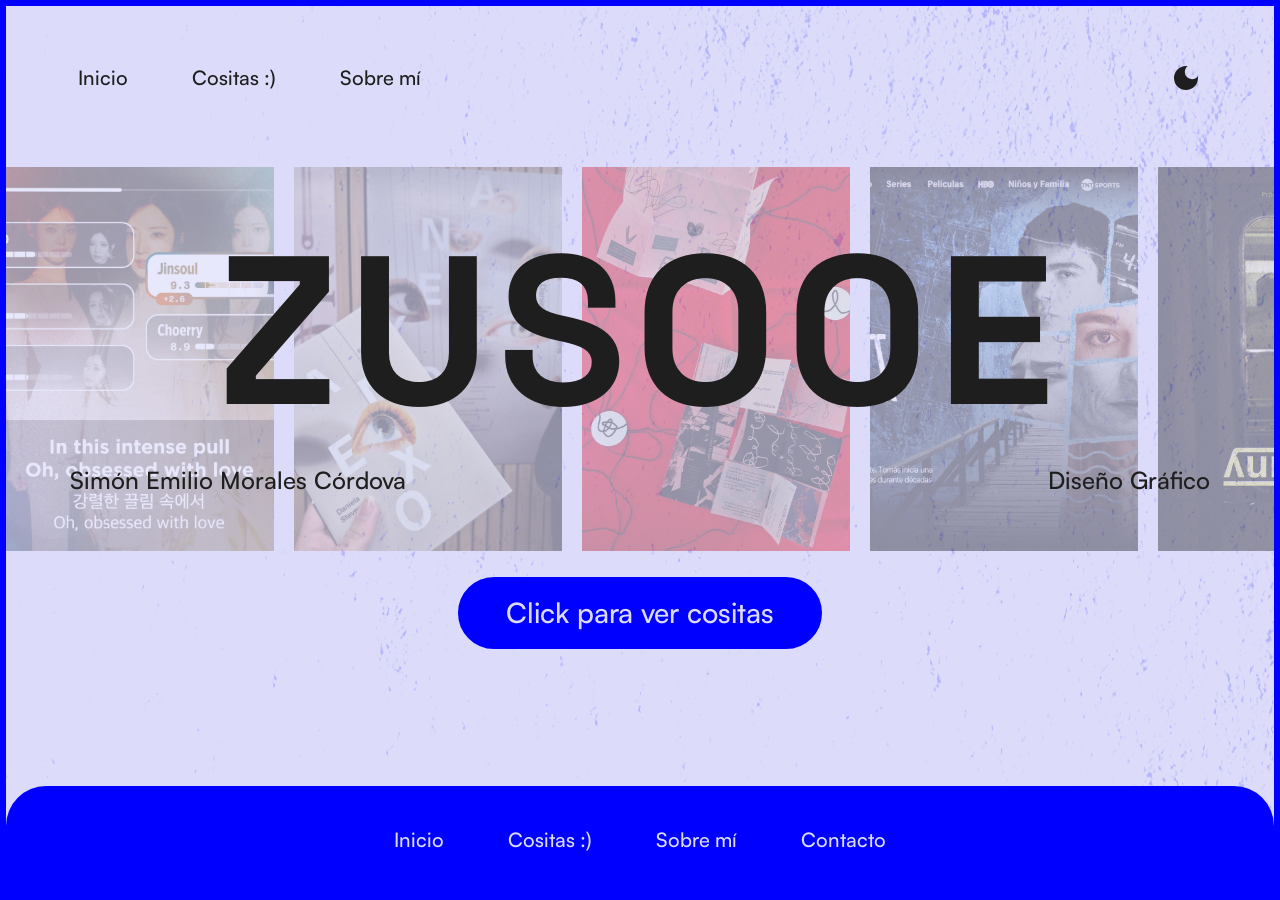
<file: index.html>
<!DOCTYPE html>
<html lang="es">
<head>
    <meta charset="UTF-8">
    <meta name="viewport" content="width=device-width, initial-scale=1.0">
    <link rel="stylesheet" href="./styles.css">
    <script src="./darkmode.js" defer></script>
    <script src="./transicion-pag.js" defer></script>
    <title>Portafolio Zusooe</title>
    <link rel="icon" href="./assets/icon-browser.png" type="image/png">
</head>
<style>
    body  {
        background-image: url("./assets/papel-4-azul.png");
        background-repeat: no-repeat;
        background-attachment: fixed;
    }
</style>

<body>
<div id="cortina-transicion" class="cortina-transicion activa" aria-hidden="true"></div>

    <header class="encabezado">
        <nav>
            <ul class="navegador">
                <li><a href="#inicio">Inicio</a></li>
                <li><a href="./cositas.html">Cositas :)</a></li>
                <li><a href="./sobremi.html">Sobre mí</a></li>
            </ul>
        </nav>
        <button id="theme-switch">
            <svg xmlns="http://www.w3.org/2000/svg" viewBox="0 0 24 24" height="24px" width="24px" fill="#e3e3e3"><path d="M12,21q-3.75,0-6.38-2.63T3,12T5.63,5.63T12,3q0.35,0 0.69,0.02q0.34,0.02 0.66,0.07q-1.03,0.73-1.64,1.89T11.1,7.5q0,2.25 1.57,3.82T16.5,12.9q1.38,0 2.53-0.61t1.88-1.64q0.05,0.33 0.07,0.66T21,12q0,3.75-2.63,6.38T12,21Z"/></svg>
            <svg xmlns="http://www.w3.org/2000/svg" viewBox="0 0 24 24" height="24px" width="24px" fill="#e3e3e3"><path d="M8.46,15.54Q7,14.08 7,12Q7,9.92 8.46,8.46T12,7t3.54,1.46T17,12t-1.46,3.54T12,17q-2.07,0-3.54-1.46ZM5,13H1V11H5v2Zm18,0H19V11h4v2ZM11,5V1h2V5H11Zm0,18V19h2v4H11ZM6.4,7.75L3.88,5.32L5.3,3.85l2.4,2.5L6.4,7.75Zm12.3,12.4l-2.42-2.52l1.32-1.38l2.52,2.43L18.7,20.15ZM16.25,6.4l2.43-2.52L20.15,5.3l-2.5,2.4l-1.4-1.3ZM3.85,18.7l2.53-2.43L7.75,17.6L5.33,20.13L3.85,18.7Z"/></svg>
        </button>
    </header>

    <main>
        <section id="inicio" class="seccion-inicio">
            <div class="display">
                <h1 class="display-zusooe">ZUSOOE</h1>
                <div class="bajada">
                    <h3>Simón Emilio Morales Córdova</h3>
                    <h3 class="bajada-der">Diseño Gráfico</h3>
                </div>
                <div class="boton-inicio">
                    <a href="./cositas.html">Click para ver cositas</a>
                </div>
            </div>

            <div class="carrusel">
                <div class="carrusel-pista">

                    <!-- Carrusel principal -->
                    <div class="foto-carrusel">
                        <img src="assets/melovenus1.png" alt="Proyecto Melovenus">
                    </div>
                    <div class="foto-carrusel">
                        <img src="assets/anexo1.jpg" alt="Proyecto Anexo">
                    </div>
                    <div class="foto-carrusel">
                        <img src="assets/er1.jpg" alt="Proyecto ER">
                    </div>
                    <div class="foto-carrusel">
                        <img src="assets/marea1.jpg" alt="Proyecto Marea">
                    </div>
                    <div class="foto-carrusel">
                        <img src="assets/yungay1.jpg" alt="Proyecto Yungay">
                    </div>

                    <!-- Carrusel duplicado (para animación infinita) -->
                    <div class="foto-carrusel" aria-hidden="true">
                        <img src="assets/melovenus1.png" alt="">
                    </div>
                    <div class="foto-carrusel" aria-hidden="true">
                        <img src="assets/anexo1.jpg" alt="">
                    </div>
                    <div class="foto-carrusel" aria-hidden="true">
                        <img src="assets/er1.jpg" alt="">
                    </div>
                    <div class="foto-carrusel" aria-hidden="true">
                        <img src="assets/marea1.jpg" alt="">
                    </div>
                    <div class="foto-carrusel" aria-hidden="true">
                        <img src="assets/yungay1.jpg" alt="">
                    </div>

                </div>
            </div>
        </section>
    </main>

    <footer>
        <div class="footer-info">
            <p><a href="./index.html">Inicio</a></p>
            <p><a href="./cositas.html">Cositas :)</a></p>
            <p><a href="./sobremi.html">Sobre mí</a></p>
            <p><a href="./sobremi.html">Contacto</a></p>
        </div>
    </footer>
    

</body>
</html>
</file>
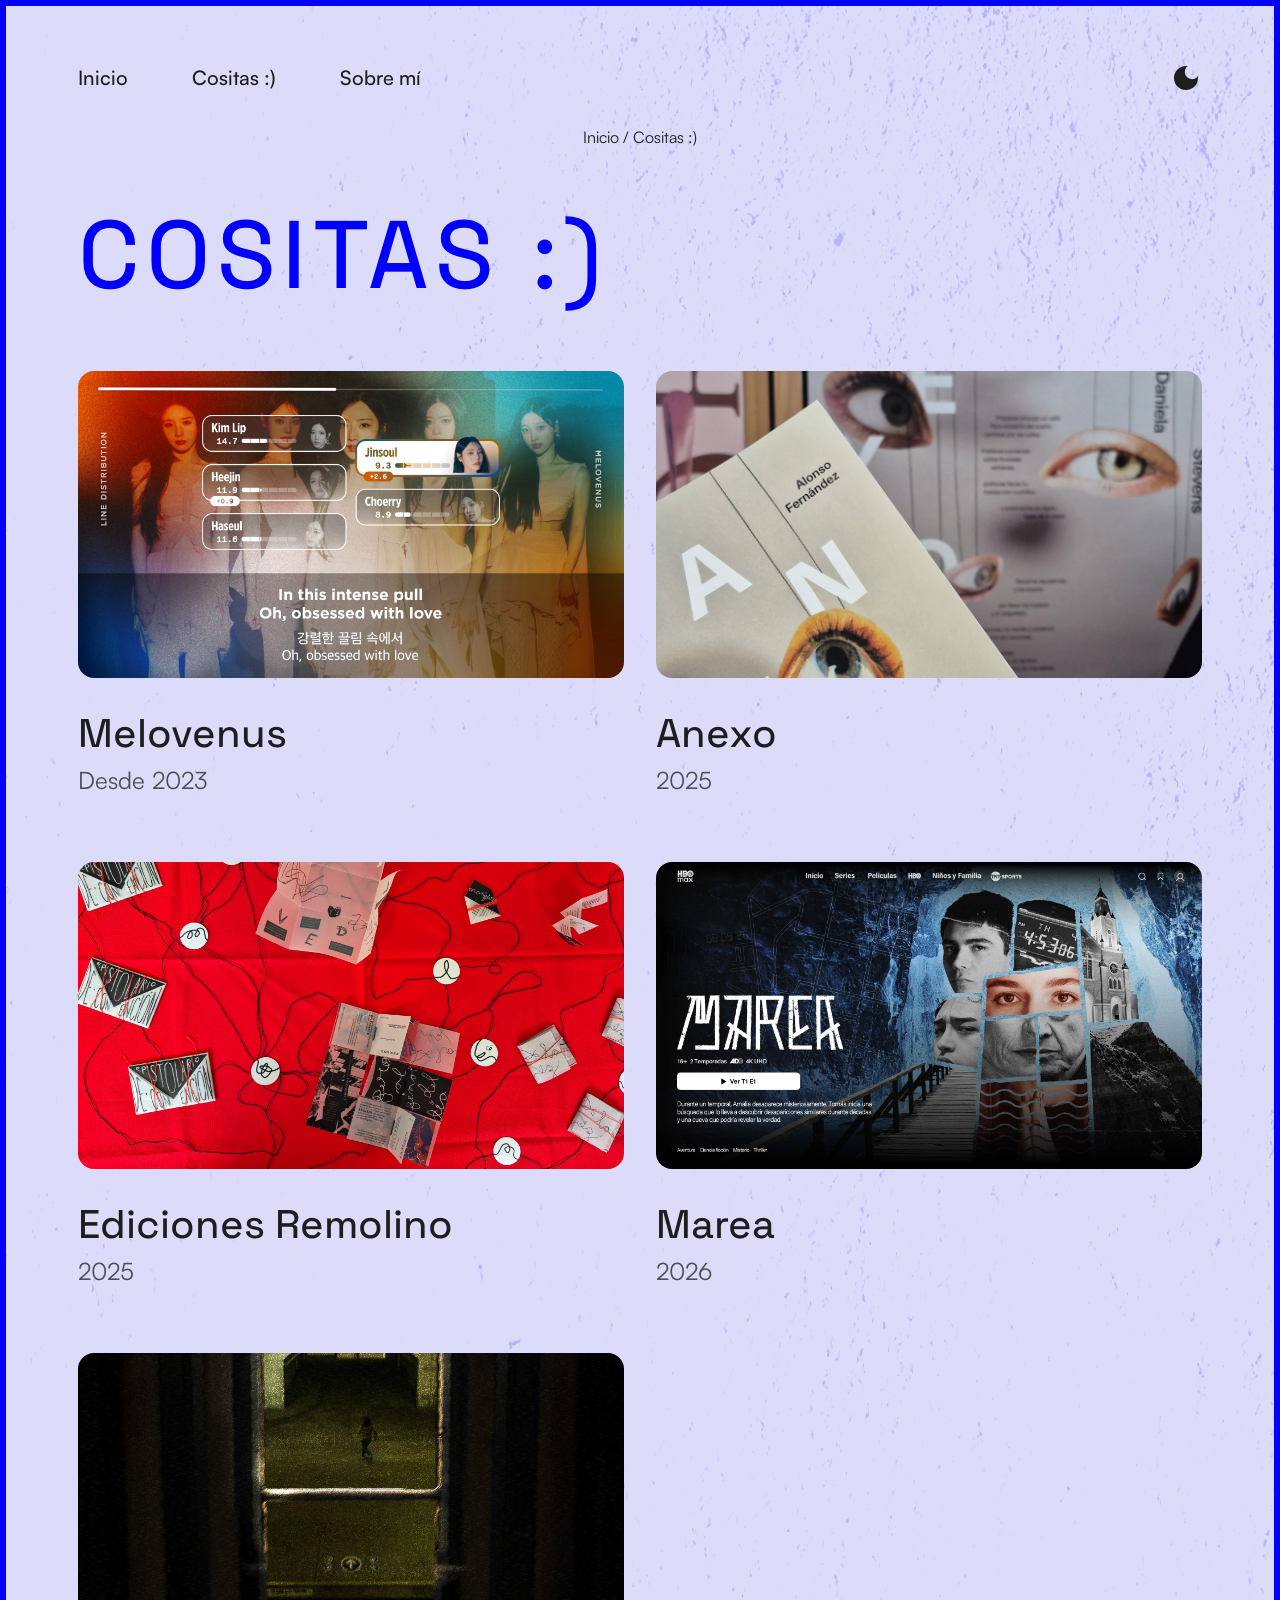
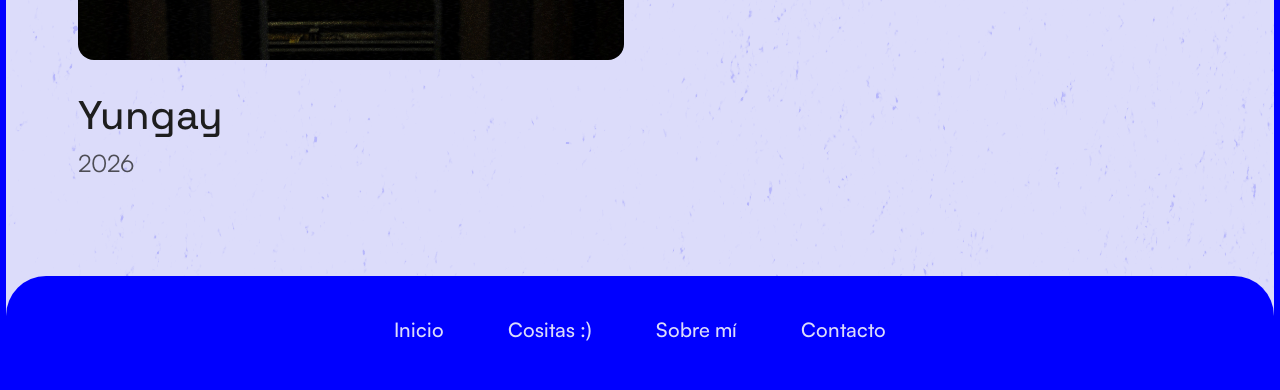
<file: cositas.html>
<!DOCTYPE html>
<html lang="es">
<head>
    <meta charset="UTF-8">
    <meta name="viewport" content="width=device-width, initial-scale=1.0">
    <link rel="stylesheet" href="./styles.css">
    <script src="./darkmode.js" defer></script>
    <script src="./transicion-pag.js" defer></script>
    <title>Cositas — Portafolio Zusooe</title>
    <link rel="icon" href="./assets/icon-browser.png" type="image/png">
</head>
<style>
    body  {
        background-image: url("./assets/papel-4-azul.png");
        background-repeat: no-repeat;
        background-attachment: fixed;
    }
</style>

<body>
<div id="cortina-transicion" class="cortina-transicion activa" aria-hidden="true"></div>

    <header class="encabezado">
        <nav>
            <ul class="navegador">
                <li><a href="./index.html">Inicio</a></li>
                <li><a href="./cositas.html">Cositas :)</a></li>
                <li><a href="./sobremi.html">Sobre mí</a></li>
            </ul>
        </nav>
        <button id="theme-switch">
            <svg xmlns="http://www.w3.org/2000/svg" viewBox="0 0 24 24" height="24px" width="24px" fill="#e3e3e3"><path d="M12,21q-3.75,0-6.38-2.63T3,12T5.63,5.63T12,3q0.35,0 0.69,0.02q0.34,0.02 0.66,0.07q-1.03,0.73-1.64,1.89T11.1,7.5q0,2.25 1.57,3.82T16.5,12.9q1.38,0 2.53-0.61t1.88-1.64q0.05,0.33 0.07,0.66T21,12q0,3.75-2.63,6.38T12,21Z"/></svg>
            <svg xmlns="http://www.w3.org/2000/svg" viewBox="0 0 24 24" height="24px" width="24px" fill="#e3e3e3"><path d="M8.46,15.54Q7,14.08 7,12Q7,9.92 8.46,8.46T12,7t3.54,1.46T17,12t-1.46,3.54T12,17q-2.07,0-3.54-1.46ZM5,13H1V11H5v2Zm18,0H19V11h4v2ZM11,5V1h2V5H11Zm0,18V19h2v4H11ZM6.4,7.75L3.88,5.32L5.3,3.85l2.4,2.5L6.4,7.75Zm12.3,12.4l-2.42-2.52l1.32-1.38l2.52,2.43L18.7,20.15ZM16.25,6.4l2.43-2.52L20.15,5.3l-2.5,2.4l-1.4-1.3ZM3.85,18.7l2.53-2.43L7.75,17.6L5.33,20.13L3.85,18.7Z"/></svg>
        </button>
    </header>

    <main>
        <section class="secciones">
            <nav class="breadcrumbs" aria-label="ruta-de-navegacion">
                <a href="./index.html">Inicio</a> / <span>Cositas :)</span>
            </nav>

            <h1 id="titulo-pagina" class="titulo-pagina">COSITAS :)</h1>
            
            <div class="grilla-cositas">

                <a href="./proyectos/melovenus.html" class="tarjeta-proyecto">
                    <div class="tarjeta-imagen">
                        <img src="./assets/melovenus1.png" alt="Proyecto Melovenus">
                    </div>
                    <div class="tarjeta-info">
                        <h3>Melovenus</h3>
                        <p>Desde 2023</p>
                    </div>
                </a>

                <a href="./proyectos/anexo.html" class="tarjeta-proyecto">
                    <div class="tarjeta-imagen">
                        <img src="./assets/anexo1.jpg" alt="Proyecto Anexo">
                    </div>
                    <div class="tarjeta-info">
                        <h3>Anexo</h3>
                        <p>2025</p>
                    </div>
                </a>

                <a href="./proyectos/ediciones-remolino.html" class="tarjeta-proyecto">
                    <div class="tarjeta-imagen">
                        <img src="./assets/er1.jpg" alt="Proyecto Ediciones Remolino">
                    </div>
                    <div class="tarjeta-info">
                        <h3>Ediciones Remolino</h3>
                        <p>2025</p>
                    </div>
                </a>

                <a href="./proyectos/marea.html" class="tarjeta-proyecto">
                    <div class="tarjeta-imagen">
                        <img src="./assets/marea1.jpg" alt="Proyecto Marea">
                    </div>
                    <div class="tarjeta-info">
                        <h3>Marea</h3>
                        <p>2026</p>
                    </div>
                </a>

                <a href="./proyectos/yungay.html" class="tarjeta-proyecto">
                    <div class="tarjeta-imagen">
                        <img src="./assets/yungay1.jpg" alt="Proyecto Yungay">
                    </div>
                    <div class="tarjeta-info">
                        <h3>Yungay</h3>
                        <p>2026</p>
                    </div>
                </a>

            </div>
        </section>
    </main>

    <footer>
        <div class="footer-info">
            <p><a href="./index.html">Inicio</a></p>
            <p><a href="#titulo-pagina">Cositas :)</a></p>
            <p><a href="./sobremi.html">Sobre mí</a></p>
            <p><a href="./sobremi.html#contacto">Contacto</a></p>
        </div>
    </footer>

</body>
</html>
</file>
<file: styles.css>
/* =========================================
   GLOBAL
   ========================================= */

html {
  scroll-behavior: smooth;
  overscroll-behavior: none;
}

:root {
  --bright-blue: #0000FF;
  --pale-blue: #DCDCFA;
  --dark-blue: #1e1e1e;
}

/*DARKMODE*/
.darkmode {
  --bright-blue: #7a7aff;
  --pale-blue: #1e1e1e;
  --dark-blue: #DCDCFA;
}

#theme-switch {
  height: auto;
  width: auto;
  padding: 0;
  border-radius: 50%;
  background: none;
  border: 0;
  display: flex;
  justify-content: center;
  align-items: center;
}

#theme-switch svg{
  width: 2rem;
  height: auto;
  fill: var(--dark-blue);
  opacity: 1;
  transition: opacity 0.3s ease;
}

#theme-switch svg:last-child{
  display: none;
}

.darkmode #theme-switch svg:first-child{
  display: none;
}

.darkmode #theme-switch svg:last-child{
  display: block;
}

#theme-switch svg:hover{
  opacity: 0.5;
  cursor: pointer;
}


/*FUENTES*/
@font-face {
  font-family: "Satoshi";
  src: url('fonts/Satoshi-Light.woff') format('woff');
  font-weight: 300;
  font-style: normal;
}

@font-face {
  font-family: "Satoshi";
  src: url('fonts/Satoshi-Regular.woff') format('woff');
  font-weight: 400;
  font-style: normal;
}

@font-face {
  font-family: "Satoshi";
  src: url('fonts/Satoshi-Medium.woff') format('woff');
  font-weight: 500;
  font-style: normal;
}

@font-face {
  font-family: "Satoshi";
  src: url('fonts/Satoshi-Black.woff') format('woff');
  font-weight: 900;
  font-style: normal;
}

@font-face {
  font-family: "Space Grotesk";
  src: url('fonts/SpaceGrotesk-Bold.woff') format('woff');
  font-weight: 700;
  font-style: normal;
}

@font-face {
  font-family: "Space Grotesk";
  src: url('fonts/SpaceGrotesk-Medium.woff') format('woff');
  font-weight: 500;
  font-style: normal;
}

* {
  box-sizing: border-box;
}

body {
  margin: 0;
  min-height: 100vh;
  display: flex;
  flex-direction: column;
  justify-content: space-between;
  font-family: "Satoshi", sans-serif;
  font-weight: 400;
  color: var(--dark-blue);
  line-height: 1.4;
  background-color: var(--pale-blue);
  padding-top: 3.5rem;
  overflow-x: hidden;
  border: 6px solid var(--bright-blue);
}

.encabezado {
  margin: 0;
  padding: 0 4.5rem;
  display: flex;
  justify-content: space-between;
  align-items: center;
  font-size: 1.25rem;
  font-weight: 500;
}

ul {
  list-style-type: none;
  margin: 0;
  padding: 0;
}

.navegador {
  display: flex;
  align-items: center;
  gap: 4rem;
}

a {
  text-decoration: none;
  color: inherit;
  font-size: 100%;
  transition: opacity 0.3s ease, font-size 0.3s ease;
}

a:hover {
  opacity: 0.5;
  font-size: 105%;
}

a:active {
  opacity: 1;
}

.seccion-inicio {
  position: relative;
  width: 100%;
  padding: 8rem 4rem;
  display: flex;
  flex-direction: column;
  align-items: center;
}

.secciones {
  width: 100%;
  padding: 2rem 4.5rem 6rem;
  display: flex;
  flex-direction: column;
}


.display {
  position: relative;
  z-index: 2;
  width: 100%;
  display: flex;
  flex-direction: column;
  align-items: center;
}

/*FOOTER*/
footer {
  width: 100%;
  padding: 1.5rem 4rem;
  font-size: 1.25rem;
  font-weight: 500;
  color: var(--pale-blue);
  background-color: var(--bright-blue);
  border-radius: 40px 40px 0 0;
}

.footer-info {
  margin: 0;
  padding: 1rem;
  display: flex;
  justify-content: center;
  align-items: center;
  gap: 4rem;
}

.footer-info p{
  margin: 0;
}

/*ANIMACIÓN ENTRE PÁGINAS*/
@view-transition{
  navigation: auto;
}
::view-transition-group(*) {
  animation-duration:1s;
}

/*TAMAÑOS TIPOGRÁFICOS*/
.display-zusooe {
  margin: 0;
  width: 100%;
  font-family: "Space Grotesk", sans-serif;
  color: var(--dark-blue);
  font-weight: 700;
  font-size: clamp(4.5rem, 16.5vw, 18rem);
  line-height: 0.95;
  letter-spacing: 0.04em;
  text-align: center;
}

h2 {
  margin: 0;
  font-weight: 400;
  font-size: 6rem;
  text-transform: uppercase;
  text-align: left;
  letter-spacing: 0.4rem;
  padding-bottom: 2rem;
}

.titulo-pagina {
  margin: 0;
  font-family: "Space Grotesk", sans-serif;
  color: var(--bright-blue);
  font-weight: 500;
  font-size: 6rem;
  text-transform: uppercase;
  text-align: left;
  letter-spacing: 0.4rem;
  padding-bottom: 1rem;

}

.breadcrumbs {
  margin: 0;
  text-align: center;
  margin-bottom: 2.5rem;
}

.breadcrumbs a {
  text-align: center;
  font-weight: 400;
  color: var(--dark-blue);
}

.breadcrumbs a:hover {
  font-size: 100%;
  opacity: 0.5;
}

/* =========================================
   INICIO
   ========================================= */
.bajada {
  width: 100%;
  display: flex;
  justify-content: space-between;
  align-items: center;
  margin-top: 0.5rem;
}

.bajada-der{
  text-align: right;
}

.bajada h3 {
  font-size: 1.5rem;
  font-weight: 500;
}

.boton-inicio {
  margin-top: 3.5rem;
  display: inline-flex;
  align-items: center;
  justify-content: center;
  font-size: clamp(1.25rem, 2.2vw, 2.25rem);
  font-weight: 500;
  color: var(--pale-blue);
  background-color: var(--bright-blue);
  padding: 0.75rem 2.75rem;
  border-radius: 40px;
  border: 4px solid var(--bright-blue);
  transition: color 0.3s ease, background-color 0.3s ease;
}

.boton-inicio:hover {
  color: var(--bright-blue);
  background-color: var(--pale-blue);
}

.boton-inicio a:hover {
  opacity: 1;
}

.carrusel {
  position: absolute;
  top: 4rem;
  left: 0;
  width: 100%;
  height: 24rem;
  overflow: hidden;
  z-index: 1;
  pointer-events: none;
}

.carrusel-pista {
  display: flex;
  width: max-content;
  height: 100%;
  animation: deslizar 28s linear infinite;
}

.foto-carrusel {
  height: 100%;
  aspect-ratio: 3 / 4;
  padding-right: 1.25rem;
  flex-shrink: 0;
}

.foto-carrusel img {
  width: 100%;
  height: 100%;
  object-fit: cover;
  opacity: 0.35;
  display: block;
}

@keyframes deslizar {
  0% {
    transform: translateX(0);
  }
  100% {
    transform: translateX(-50%);
  }
}


/* =========================================
   COSITAS
   ========================================= */


.grilla-cositas {
  margin-top: 2rem;
  display: grid;
  grid-template-columns: repeat(2, 1fr);
  gap: 4rem 2rem;
  width: 100%;
}

.tarjeta-proyecto {
  display: flex;
  flex-direction: column;
  gap: 0.75rem;
  color: inherit;
}

.tarjeta-proyecto:hover {
  opacity: 1;
}

.tarjeta-imagen {
  width: 100%;
  aspect-ratio: 16 / 9;
  overflow: hidden;
  border-radius: 16px;
}

.tarjeta-imagen img {
  width: 100%;
  height: 100%;
  object-fit: cover;
  display: block;
  transition: transform 0.4s ease, opacity 0.4s ease;
}

.tarjeta-imagen img:hover {
  transform: scale(1.05);
  opacity: 0.6;
}

.tarjeta-info h3 {
  margin: 0;
  margin-top: 1rem;
  font-family: "Space Grotesk", sans-serif;
  font-weight: 500;
  font-size: 2.5rem;
  opacity: 100%;
  transition: opacity 0.4s ease;
}

.tarjeta-info h3:hover {
  opacity: 50%;
}

.tarjeta-info p {
  margin: 0.15rem 0 0 0;
  font-size: 1.5rem;
  font-weight: 400;
  opacity: 0.75;
}


/* =========================================
   PROYECTOS
   ========================================= */
.seccion-proyecto {
  width: 100%;
  padding: 2rem 4.5rem 6rem;
  display: flex;
  flex-direction: column;
}

.cabecera-proyecto {
  margin-bottom: 2.5rem;
}

.fecha-proyecto {
  margin: 0;
  font-size: clamp(1.25rem, 2vw, 1.75rem);
  font-weight: 400;
  opacity: 0.85;
}

/*INFO+IMAGEN*/
.infoconimagen {
  width: 100%;
  display: grid;
  grid-template-columns: 1fr 2.2fr;
  gap: 2rem;
  align-items: start;
}

.descripcion-proyecto p {
  margin: 0;
  margin-bottom: 1.6rem;
  font-size: 1.1rem;
  line-height: 1.6;
}

.enlace-proyecto {
  margin: 0;
  color: var(--bright-blue);
  font-weight: 500;
  font-size: 1.25rem;
}

.contenedor-imagen-principal {
  width: 100%;
}

.proyecto-imagen1 {
  width: 100%;
  height: auto;
  max-height: 34rem;
  object-fit: cover;
  display: block;
  border-radius: 16px;
}

/*GALERÍA INFERIOR*/
.mas-imagenes {
  width: 100%;
  display: flex;
  flex-wrap: wrap;
  gap: 2rem;
  margin-top: 3rem;
  align-items: flex-start;
}

.proyecto-imagen2 {
  height: clamp(10rem, 21vw, 22rem);
  width: auto;
  max-width: 100%;
  display: block;
  border-radius: 16px;
}

.imagen-ampliable {
  cursor: zoom-in;
  transition: opacity 0.35s ease;
}

.imagen-ampliable:hover {
  opacity: 0.8;
}

/* =========================================
   VISOR LIGHTBOX (Imagen ampliada)
   ========================================= */
.lightbox {
  position: fixed;
  inset: 0;
  backdrop-filter: blur(16px);
  display: flex;
  justify-content: center;
  align-items: center;
  padding: 2rem;
  z-index: 1000;
  opacity: 0;
  pointer-events: none;
  transition: opacity 0.3s ease;
}

.lightbox.activo {
  opacity: 1;
  pointer-events: auto;
}

.lightbox-contenido {
  max-width: 90vw;
  max-height: 85vh;
  object-fit: contain;
  transform: scale(0.95);
  transition: transform 0.3s ease;
}

.lightbox.activo .lightbox-contenido {
  transform: scale(1);
}

.lightbox-cerrar {
  position: absolute;
  top: 1.5rem;
  right: 2.5rem;
  background: none;
  border: none;
  color: var(--dark-blue);
  font-size: 3rem;
  line-height: 1;
  cursor: pointer;
  transition: opacity 0.2s ease;
}

.lightbox-cerrar:hover {
  opacity: 0.6;
}

/* =========================================
   SOBRE MI
   ========================================= */

.lista-sobremi {
  list-style-type: disc;
  padding-left: 1rem;
}

.contenedor-imagen-sobremi {
  width: 100%;
}

.imagen-yo {
  width: 100%;
  height: auto;
  max-height: 32rem;
  object-fit: cover;
  display: block;
  border-radius: 16px;
}

.seccion-contacto {
  margin-top: 4rem;
}

.seccion-contacto p {
  margin: 0;
  color: var(--bright-blue);
  font-weight: 500;
  font-size: 1.25rem;
}

.btn-correo {
  width: 100%;
  display: flex;
  justify-content: center;
}

.btn-correo img {
  width: 100%;
  height: auto;
  margin: 0;
  object-fit: cover;
  display: block;
  transform: rotate(0deg);
  transition: transform 0.4s ease;
}

.btn-correo img:hover {
  transform: rotate(10deg);
}

/* =========================================
   TRANSICIÓN ENTRE PÁGINAS
   ========================================= */
.cortina-transicion {
  position: fixed;
  inset: 0;
  background-color: var(--bright-blue);
  opacity: 0;
  pointer-events: none;
  z-index: 9999;
  transition: opacity 0.4s ease;
}

.cortina-transicion.activa {
  opacity: 1;
  pointer-events: auto;
}

/* =========================================
   MEDIA QUERIES
   ========================================= */
@media (max-width: 794px) {

  .navegador{
    display: grid;
    grid-template-columns: repeat(1, 1fr);
    gap: 1.6rem;
  }

  .encabezado {
    padding: 0 2rem;
    align-items: flex-start;
  }

  .display-zusooe{
    font-size: clamp(4rem, 14vw, 16rem);
  }

  .bajada h3{
    font-size: 1.2rem;
  }

  .secciones{
    padding: 2rem 2rem 3rem;
  }

  .seccion-inicio{
    padding: 8rem 2rem;
  }

  .boton-inicio{
    font-size: clamp(1.1rem, 2vw, 2rem);
    padding: 0.48rem 1.6rem;
  }

  .seccion-proyecto{
    padding: 2rem 2rem 3rem;
  }

  .grilla-cositas{
    grid-template-columns: repeat(1, 1fr);
  }

  .titulo-pagina{
    font-size: 2.2rem;
    letter-spacing: 0.2rem;
  }

  .tarjeta-info h3{
    font-size: 2rem;
  }

  .infoconimagen{
    display: grid;
    grid-template-columns: repeat(1, 1fr);
  }

  .mas-imagenes{
    display: grid;
    grid-template-columns: repeat(1, 1fr);
  }
  .mas-imagenes img{
    height: 100%;
  }

  .mas-imagenes video{
    height: 100%;
  }

  .footer-info{
    display: grid;
    grid-template-columns: repeat(1, 1fr);
    gap: 1.6rem;
  }

  footer{
   padding: 1.5rem 1.6rem;
  }

  .btn-correo img{
    width: 125%;
    height: auto;
  }
}
</file>
